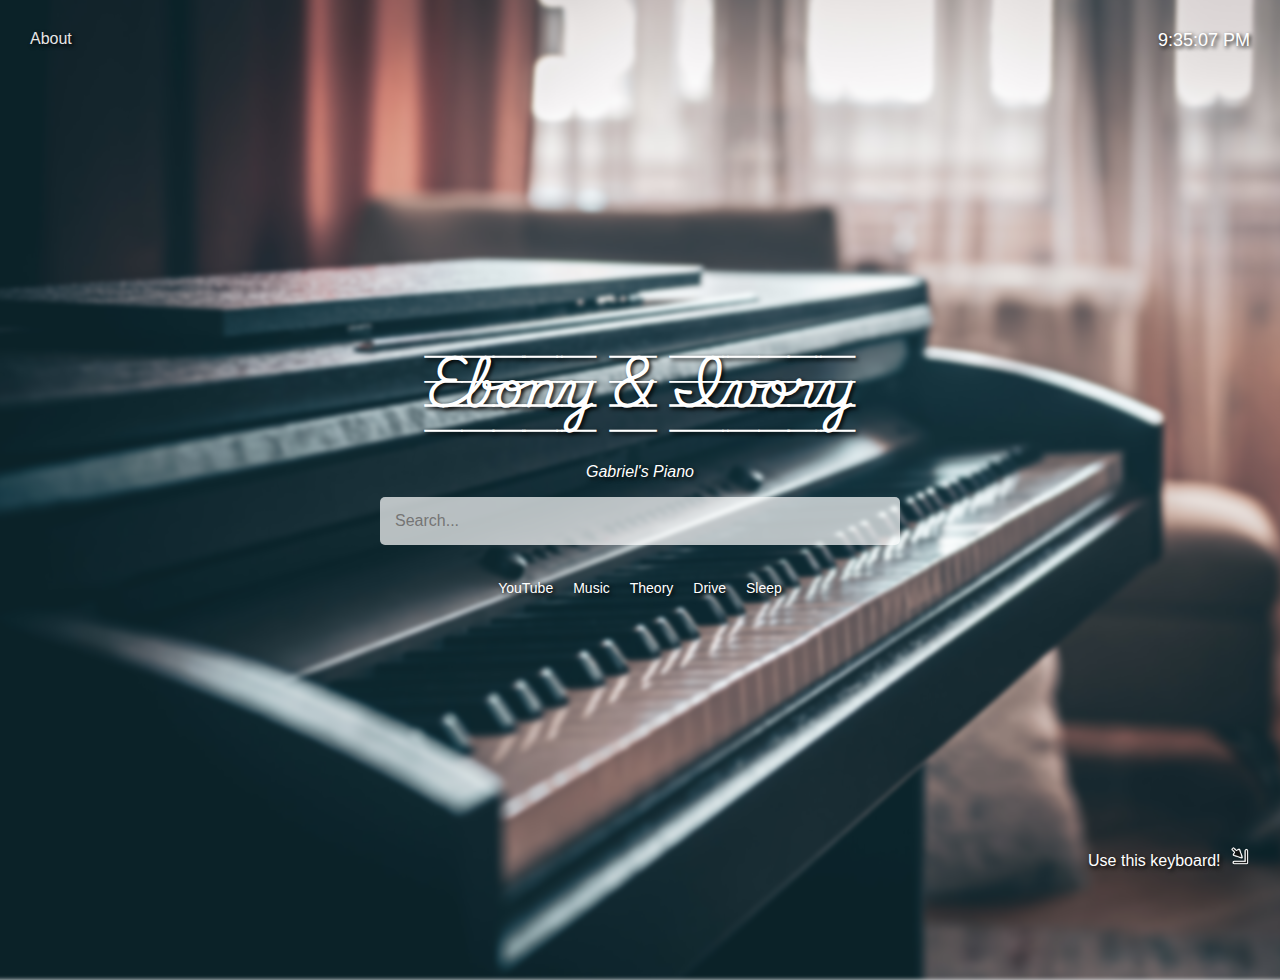
<file: index.html>
<!DOCTYPE html>
<html lang="en">
<head>
    <link rel="preconnect" href="https://fonts.googleapis.com">
    <link rel="preconnect" href="https://fonts.gstatic.com" crossorigin>
    <link href="https://fonts.googleapis.com/css2?family=Playwrite+CO+Guides&display=swap" rel="stylesheet">
    <style>
      h1 {
        font-family: "Playwrite CO Guides", serif; /* Use the font name */
        font-size: 3em; /* Adjust size as needed */
      }
    </style>
    <meta charset="UTF-8">
    <meta name="viewport" content="width=device-width, initial-scale=1.0">
    <title>Simplified Google Clone</title>
    <link rel="stylesheet" href="style.css">
    <link rel="stylesheet" href="https://cdnjs.cloudflare.com/ajax/libs/font-awesome/6.1.1/css/all.min.css" integrity="sha512-KfkfwYDsLkIlwQp6LFnl8zNdLGxu9YAA1QvwINks4PhcElQSvqcyVLLD9aMhXd13uQjoXtEKNosOWaZqXgel0g==" crossorigin="anonymous" referrerpolicy="no-referrer" />
</head>
<body>
    <div class="background-image"></div>
    <main>
        <h1>Ebony & Ivory</h1>
        <i>Gabriel's Piano</i>
        <div class="search-bar">
            <input type="text" placeholder="Search..." id="search-input">
            <i class="fas fa-search" id = "search-icon"></i>
        </div>
        <div class="time-display"></div>
        <div class="about-tab">About</div>
        <div class="about-message">
            <h3>About this Piano...</h3> 
            <p>This Yamaha P105 grand piano was modified by Gabriel Jonsson in 2024, transforming it into a fully functional Linux machine.</p>
            <p>Utilize the audio interface on the left-hand side to seamlessly blend computer and piano audio, allowing you to effortlessly play along with your favorite music and videos accessible on the internet.</p>
            <p>Shortcut commands for the Yamaha P105:</p>
            <img src="shortcuts.PNG" alt="Keyboard Shortcuts"> 
        </div>
        <div class="bookmarks">

            <a href="https://www.youtube.com/" target="_blank">
                <i class="fab fa-youtube"></i> YouTube
            </a>
            <a href="https://music.youtube.com/" target="_blank">
                <i class="fas fa-music"></i> Music
            </a>
            <a href="https://www.hooktheory.com/theorytab" target="_blank">
                <i class="far fa-file-alt"></i> Theory
            </a>
            <a href="https://drive.google.com/drive/u/0/home" target="_blank">
                <i class="fas fa-upload"></i> Drive
            </a>
            </a>
            <a href="sleep.html" target="_blank">
                <i class="fas fa-bed"></i> Sleep
            </a>
        </div>
        <div class="message">
            Use this keyboard!
            <img src="arrow.png" alt="Arrow" class="arrow-image"> 
        </div>
    </main>
<script src="script.js"></script>
</body>
</html>
</file>
<file: style.css>
body {
    font-family: sans-serif;
    margin: 0;
    display: flex;
    flex-direction: column;
    min-height: 100vh; /* Ensure background covers full viewport */
    overflow: hidden; /* Prevent scrollbars from background */
}

.background-image {
    position: absolute; /* Stay in place */
    top: -10px; 
    left: -10px; 
    width: 110%;
    height: 110%;
    background-image: url("background.jpg"); /* Replace with your image */
    background-size: cover; /* Cover the entire area */
    background-position: center;
    z-index: -1; /* Place behind other content */
    filter: blur(2px); /* Optional blur */
}

main {
    flex-grow: 1;
    display: flex;
    flex-direction: column;
    align-items: center;
    justify-content: center; /* Vertically center content */
    padding: 20px;
    color: white; /* Text color for better contrast */
    text-shadow: 2px 2px 4px #000000;
}


.search-bar {
    display: flex;
    align-items: center;
    width: 500px;
    background-color: rgba(255, 255, 255, 0.7); /* Semi-transparent white */
    padding: 10px;
    border-radius: 5px;
}

.search-bar input {
    flex-grow: 1;
    border: none;
    outline: none;
    padding: 5px;
    font-size: 16px;
    background: transparent;
    color: black;
}

.search-bar i {
    color: #555;
    margin-left: 10px;
}

.bookmarks {
    margin-top: 30px;
    display: flex;
    gap: 20px;
}

.bookmarks a {
    color: white;
    text-decoration: none;
    display: flex;
    flex-direction: column;
    align-items: center;
    font-size: 14px;
}

.bookmarks i {
    font-size: 24px;
    margin-bottom: 5px;
}

i {

    margin-bottom: 1em;
  }

  .message {
    position: absolute; 
    bottom: 20px; 
    right: 20px; 
    padding: 10px; 
    border-radius: 5px;
    color: white; 
  }

  .arrow-image {
    width: 20px; /* Adjust size as needed */
    height: 20px; 
    margin-left: 5px; 
  }

  .about-tab {
    position: absolute;
    top: 20px;
    left: 20px;
    padding: 10px;
    border-radius: 5px;
    color: #e6e6e6;
    cursor: pointer;
  }

  .time-display {
  position: absolute;
  top: 30px;
  right: 30px;
  color: white;
  font-size: 18px;
}

  .about-tab:hover {
    color: #333; /* Darker text color on hover */
  }
  
  .about-message {
    position: absolute;
    top: 50px;
    left: 50px;
    max-width: 700px; /* Limit the width to prevent overflow */
    padding: 20px;
    border-radius: 5px;
    background-color: rgba(0, 0, 0, 0.8); /* Semi-transparent black background */ 
    color: white; /* White text for the message box */
    display: none;
  }
  
  .about-message p {
    margin-bottom: 10px; /* Add some space between paragraphs */
  }
  
  .about-message img {
    max-width: 100%; /* Ensure the image doesn't exceed the message box width */
    height: auto; /* Maintain aspect ratio */
  }
</file>
